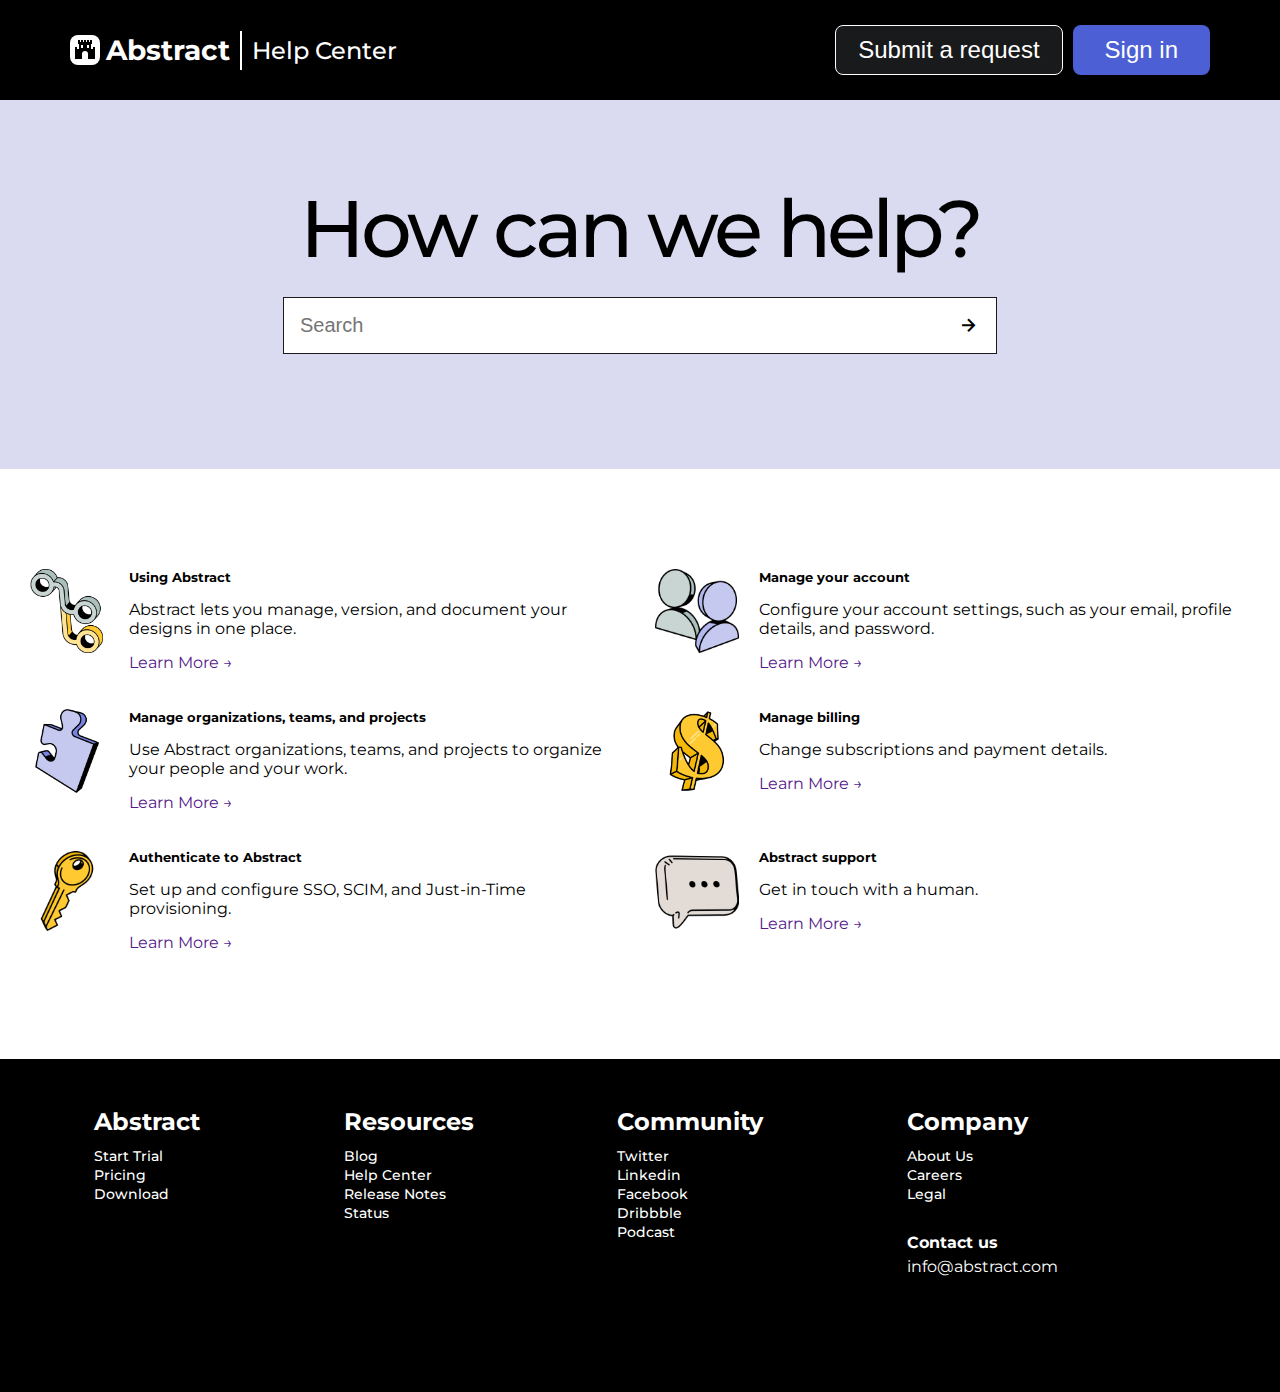
<file: index.html>
<!DOCTYPE html>
<html lang="en">
  <head>
    <meta charset="UTF-8" />
    <meta name="viewport" content="width=device-width, initial-scale=1.0" />
    <link rel="stylesheet" href="style.css" />
    <link
      href="https://unpkg.com/boxicons@2.1.4/css/boxicons.min.css"
      rel="stylesheet"
    />
    <title>Abstract</title>
  </head>
  <body>
    <header>
      <div class="left-side">
        <div class="company">
          <div class="logo-background">
            <img
              src="[data-uri]"
            />
          </div>
          <h1>Abstract</h1>
        </div>
        <a>Help Center</a>
      </div>
      <div class="right-side">
        <button type="button" class="submit">Submit a request</button>
        <button type="button" class="sign-in">Sign in</button>
      </div>
      <div class="menu-icon">
        <div class="bar-1"></div>
        <div class="bar-2"></div>
        <div class="bar-3"></div>
      </div>
    </header>
    <div class="responsive-right-side">
      <button type="button" class="submit">Submit a request</button>
      <button type="button" class="sign-in">Sign in</button>
    </div>
    <section class="help">
      <div class="hero">
        <h2>How can we help?</h2>
        <input type="text" id="searchInput" placeholder="Search" />
        <!-- <img
          class="arrow"
          src="[data-uri]"
        /> -->
        <i class="bx bx-right-arrow-alt arrow" id="searchArrow"></i>
      </div>
    </section>
    <section class="info">
      <div class="info-section">
        <div class="info-cards">
          <div class="info-img">
            <img src="./images/info-image-1.png" alt="Using Abstract" />
          </div>
          <div class="info-text">
            <h5>Using Abstract</h5>
            <p>
              Abstract lets you manage, version, and document your designs in
              one place.
            </p>
            <a href="">Learn More →</a>
          </div>
        </div>
        <div class="info-cards">
          <div class="info-img">
            <img
              src="./images/info-image-2.png"
              alt="Manage organizations, teams, and projects"
            />
          </div>
          <div class="info-text">
            <h5>Manage organizations, teams, and projects</h5>
            <p>
              Use Abstract organizations, teams, and projects to organize your
              people and your work.
            </p>
            <a href="">Learn More →</a>
          </div>
        </div>
        <div class="info-cards">
          <div class="info-img">
            <img
              src="./images/info-image-3.png"
              alt="Authenticate to Abstract"
            />
          </div>
          <div class="info-text">
            <h5>Authenticate to Abstract</h5>
            <p>
              Set up and configure SSO, SCIM, and Just-in-Time provisioning.
            </p>
            <a href="">Learn More →</a>
          </div>
        </div>
      </div>
      <div class="info-section">
        <div class="info-cards">
          <div class="info-img">
            <img src="./images/info-image-4.png" alt="Manage your account" />
          </div>
          <div class="info-text">
            <h5>Manage your account</h5>
            <p>
              Configure your account settings, such as your email, profile
              details, and password.
            </p>
            <a href="">Learn More →</a>
          </div>
        </div>
        <div class="info-cards">
          <div class="info-img">
            <img src="./images/info-image-5.png" alt="Manage billing" />
          </div>
          <div class="info-text">
            <h5>Manage billing</h5>
            <p>Change subscriptions and payment details.</p>
            <a href="">Learn More →</a>
          </div>
        </div>
        <div class="info-cards">
          <div class="info-img">
            <img src="./images/info-image-6.png" alt="Abstract support" />
          </div>
          <div class="info-text">
            <h5>Abstract support</h5>
            <p>Get in touch with a human.</p>
            <a href="">Learn More →</a>
          </div>
        </div>
      </div>
    </section>
    <footer>
      <div class="footer-container">
        <div class="footer-section">
          <h5>Abstract</h5>
          <ul>
            <li><a href="">Start Trial</a></li>
            <li><a href="">Pricing</a></li>
            <li><a href="">Download</a></li>
          </ul>
        </div>
        <div class="footer-section">
          <h5>Resources</h5>
          <ul>
            <li><a href="">Blog</a></li>
            <li><a href="">Help Center</a></li>
            <li><a href="">Release Notes</a></li>
            <li><a href="">Status</a></li>
          </ul>
        </div>
        <div class="footer-section">
          <h5>Community</h5>
          <ul>
            <li><a href="">Twitter</a></li>
            <li><a href="">Linkedin</a></li>
            <li><a href="">Facebook</a></li>
            <li><a href="">Dribbble</a></li>
            <li><a href="">Podcast</a></li>
          </ul>
        </div>
        <div class="footer-section">
          <h5>Company</h5>
          <ul>
            <li><a href="">About Us</a></li>
            <li><a href="">Careers</a></li>
            <li><a href="">Legal</a></li>
          </ul>
          <strong>Contact us</strong>
          <a href="mailto:info@abstract.com">info@abstract.com</a>
        </div>
      </div>
    </footer>
    <script src="script.js"></script>
  </body>
</html>
</file>
<file: style.css>
@import url("https://fonts.googleapis.com/css2?family=Montserrat:ital,wght@0,100..900;1,100..900&display=swap");

body {
  margin: 0;
  font-family: "Montserrat", sans-serif;
  overflow-x: hidden;
}
h5,
p {
  margin: 0;
}
header {
  background-color: black;
  height: 100px;
  color: white;
  display: flex;
  justify-content: space-between;
  align-items: center;
  padding: 0 70px;
}
.logo {
  width: 16px;
  height: 16px;
}

.left-side a {
  border-left: 2px solid white;
  padding: 5px 10px;
  display: flex;
  align-items: center;
  font-weight: 500;
  cursor: pointer;
  font-size: 24px;
}
.left-side a:hover {
  text-decoration: underline;
}
.left-side h1 {
  font-size: 28px;
}

.logo-background {
  background-color: white;
  border-radius: 8px;
  width: 30px;
  height: 30px;
  display: flex;
  justify-content: center;
  align-items: center;
}
.left-side {
  display: flex;
  gap: 10px;
  justify-content: center;
  align-items: center;
}

.left-side .company {
  display: flex;
  justify-content: center;
  align-items: center;
  gap: 6px;
  cursor: pointer;
}
.left-side .company:hover {
  color: lightgrey;
  transition: 0.2s linear;
}
.left-side .company:hover > .logo-background {
  background-color: lightgrey;
  transition: 0.2s linear;
}

.right-side {
  display: flex;
  justify-content: center;
  align-items: center;
  gap: 10px;
}

.menu-icon,
.responsive-right-side {
  display: none;
}

.show-right-side {
  display: flex !important;
  justify-content: space-around;
  align-items: center;
  background-color: #191a1b;
  opacity: 70;
  width: 100%;
  padding: 20px 0;
}

.bar-1,
.bar-2,
.bar-3 {
  width: 35px;
  height: 5px;
  background-color: white;
  margin: 6px 0;
  transition: 0.4s;
}

.change .bar-1 {
  transform: translate(0px, 11px) rotate(-45deg);
}
.change .bar-2 {
  opacity: 0;
}
.change .bar-3 {
  transform: translate(0px, -11px) rotate(45deg);
}

.submit {
  background-color: #191a1b;
  border: 1px solid white;
  border-radius: 8px;
  color: white;
  padding: 6px 22px;
  cursor: pointer;
  line-height: 1.5;
  font-size: 24px;
}
.sign-in {
  background-color: #4c5fd5;
  border: none;
  cursor: pointer;
  border-radius: 8px;
  color: white;
  line-height: 1.5;
  padding: 7px 32px;
  font-size: 24px;
}

.sign-in:hover {
  background-color: white;
  color: #191a1b;
  transition: 0.2s linear;
}

.help {
  display: flex;
  flex-direction: column;
  justify-content: center;
  align-items: center;
  padding: 80px 30px 115px;
  background-color: #dadbf1;
}
.help .hero {
  display: flex;
  flex-direction: column;
  justify-content: center;
  gap: 20px;
  align-items: center;
  max-width: 720px;
  position: relative;
}
.help h2 {
  font-weight: 500;
  font-size: 80px;
  letter-spacing: -4px;
  margin: 0;
}

.help input {
  width: 100%;
  height: auto;
  padding: 1rem 1rem;
  border: 1px solid #191a1b;
  transition: border 0.2s ease;
  font-size: 20px;
}

.help input:hover,
input:active,
input:focus-visible {
  border: 1px solid #4c5fd5;
  outline: none;
}

.help .arrow {
  position: absolute;
  right: 0px;
  bottom: 16px;
  font-size: 24px;
  cursor: pointer;
}
input:hover + i {
  transition: color 0.2s ease;
  color: #4c5fd5;
}

.info {
  padding: 100px 0;
  display: flex;
  /* flex-direction: column; */
  flex-wrap: wrap;
  gap: 30px;
  justify-content: center;
  align-items: center;
}
.info-section {
  display: flex;
  gap: 30px;
  flex-direction: column;
  align-items: center;
  justify-content: center;
}
.info-cards {
  width: 600px;
  display: flex;
  gap: 20px;
  height: 110px;
}

.info-cards .info-text {
  display: flex;
  flex-direction: column;
  gap: 15px;
}

.info-cards img {
  width: 84px;
  height: 84px;
}

.info-text a {
  text-decoration: none;
}
.info-text a:hover {
  text-decoration: underline;
}

footer {
  background-color: black;
  color: white;
}
footer h5 {
  font-size: 24px;
  margin-bottom: 10px;
}
footer ul {
  list-style-type: none;
  margin: 0;
  padding: 0;
}
footer ul li a {
  color: white;
  text-decoration: none;
  font-size: 14px;
  font-weight: 500;
  cursor: pointer;
}
footer ul li a:hover {
  text-decoration: underline;
}
.footer-container {
  display: flex;
  gap: 50px;
  padding-bottom: 100px;
  width: 90%;
  max-width: 1900px;
  justify-content: space-evenly;
}

.footer-section {
  margin-top: 48px;
  margin-bottom: 16px;
  display: flex;
  flex-direction: column;
}

strong {
  margin-top: 30px;
}
.footer-section a {
  margin-top: 5px;
  color: white;
  text-decoration: none;
}
.footer-section a:hover {
  text-decoration: underline;
}

@media (max-width: 900px) {
  .right-side {
    display: none;
  }
  .menu-icon {
    display: block;
  }
  .info-cards {
    max-width: 300px;
    text-overflow: ellipsis;
  }
  .info {
    justify-content: flex-start;
    padding-left: 10px;
  }
  .info-section {
    align-items: flex-start;
  }
  .footer-container {
    flex-direction: column;
    padding-left: 20px;
    gap: 10px;
    align-items: flex-start;
  }
  .footer-section {
    margin-top: 12px;
    margin-bottom: 4px;
  }
  header {
    justify-content: space-evenly;
  }
}
</file>
